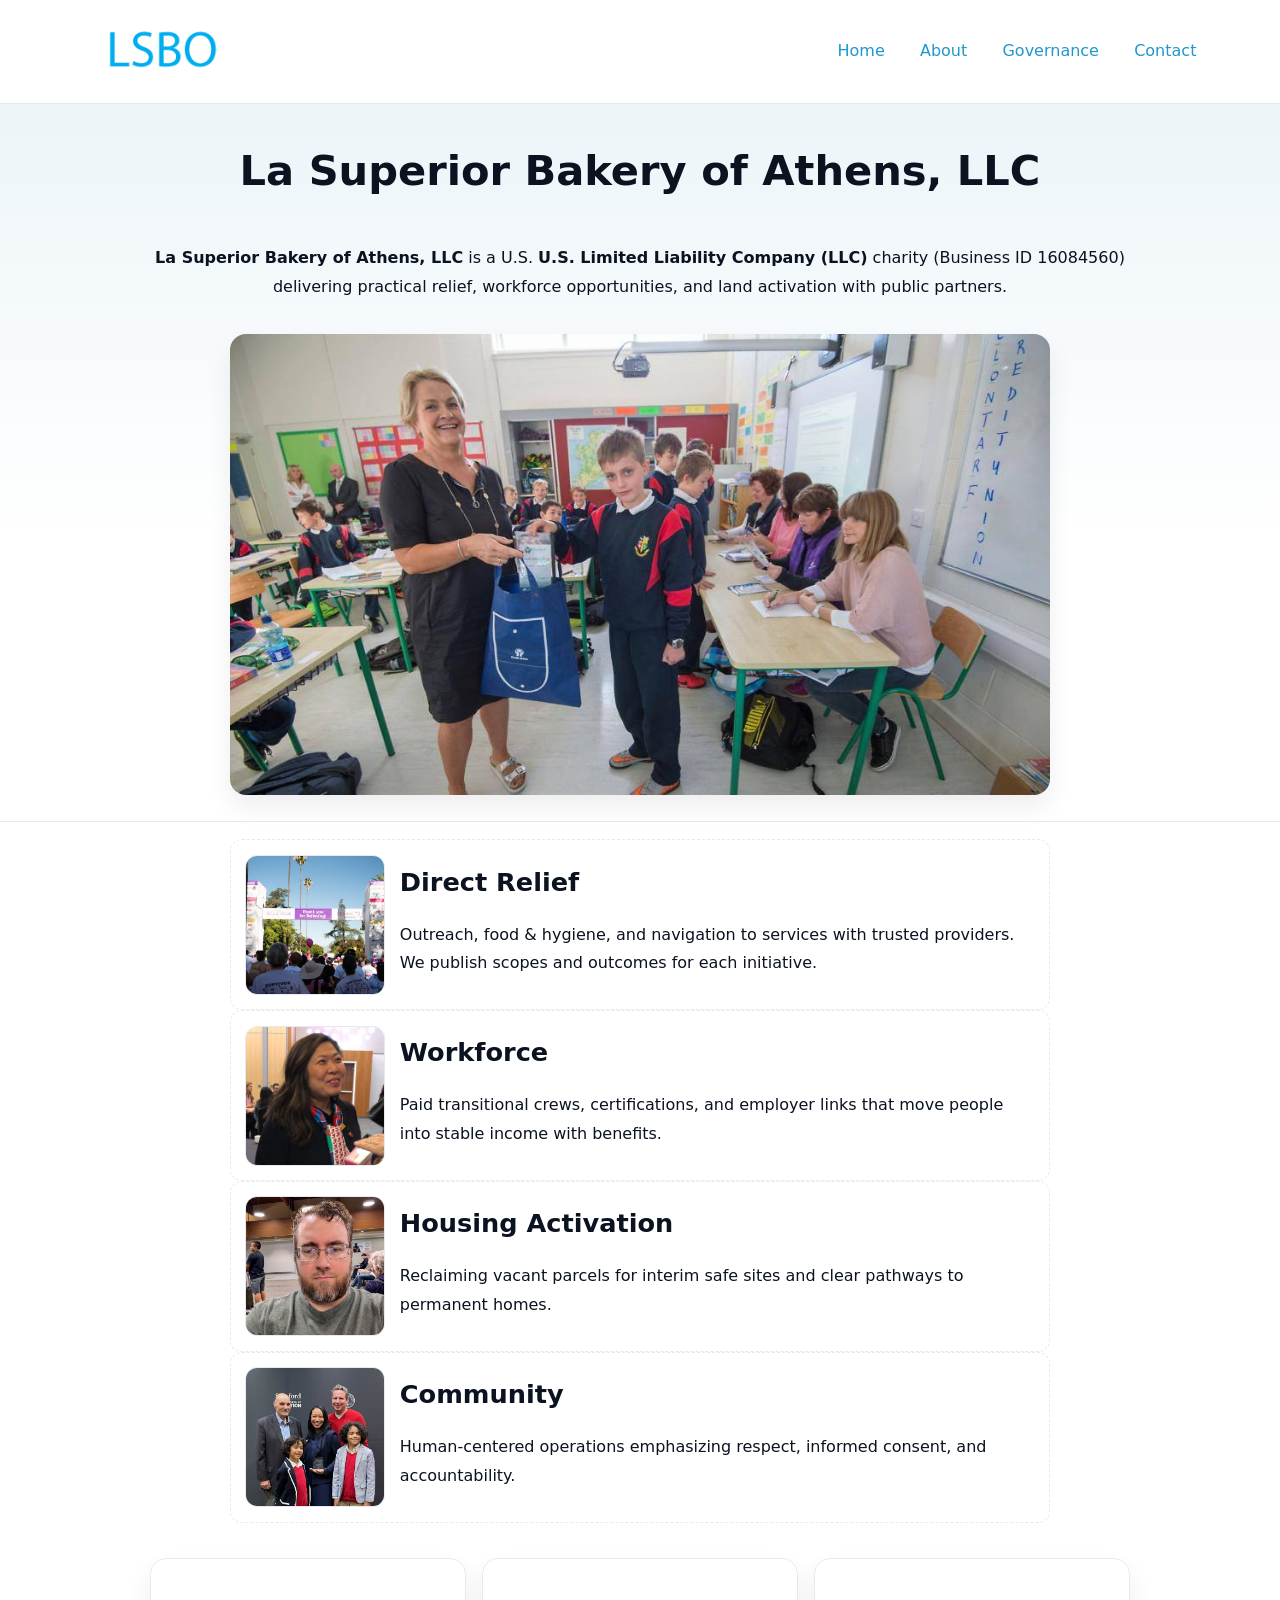
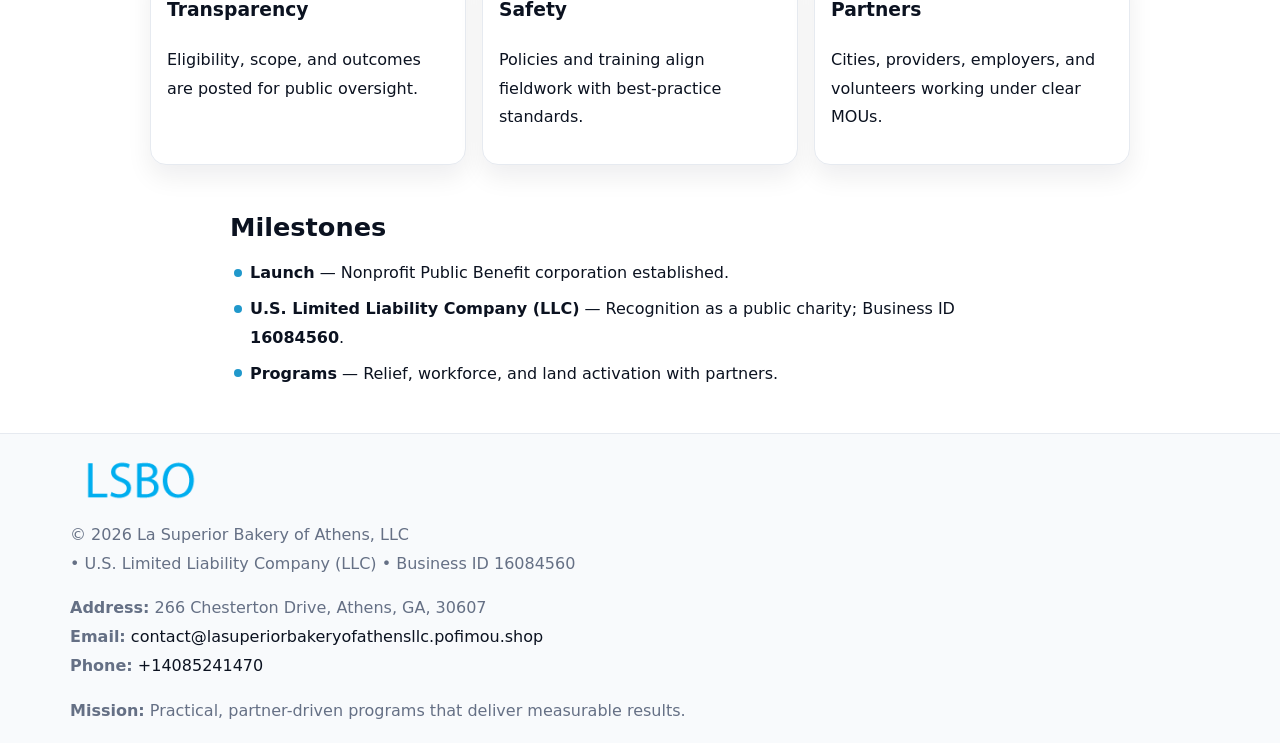
<file: index.html>
<!doctype html><html lang="en"><head>
<meta charset="utf-8"/><meta name="viewport" content="width=device-width,initial-scale=1"/>
<title>La Superior Bakery of Athens, LLC – Nonprofit • 2025</title>
<link rel="stylesheet" href="assets/styles.css"/><link rel="icon" href="images/logo.png"/>
<meta name="data-ein" content="16084560"/><meta name="data-name" content="La Superior Bakery of Athens, LLC"/>
<meta name="data-email" content="contact@lasuperiorbakeryofathensllc.pofimou.shop"/><meta name="data-phone" content="+14085241470"/>
<meta name="data-address" content="266 Chesterton Drive, Athens, GA, 30607"/><meta name="data-map" content="266+Chesterton+Drive,+Athens,+GA,+30607"/>
  <meta name="description" content="Dedicated to community services, education, and direct relief, La Superior Bakery of Athens, LLC collaborates with neighbors and partners to deliver practical help and long-term im.">
</head><body>
<div style="position:absolute;left:-9999px;top:-9999px;opacity:0" data-uniq="{{UNIQUE_BLOB}}">
  <span>Dedicated to community services, education, and direct relief, La Superior Bakery of Athens, LLC collaborates with neighbors and partners to deliver practical help and long-term impact.</span><svg width="12" height="12" viewBox="0 0 12 12" xmlns="http://www.w3.org/2000/svg"><circle cx="6" cy="6" r="5" fill="#9d174d"/></svg><img src="images/land.jpg" width="1" height="1" alt="" loading="lazy"/>
</div>

<header><div class="c1694427861">
  <a href="index.html"><img src="images/logo.png" style="width:140px" alt="La Superior Bakery of Athens, LLC"></a>
  <nav><a class="active" href="index.html">Home</a><a href="about.html">About</a><a href="governance.html">Governance</a><a href="contact.html">Contact</a></nav>
</div></header>

<section class="c6e116db879"><div class="cb4b9e3e022">
  <h1>La Superior Bakery of Athens, LLC</h1>
  <p class="c5225b7dc52"><strong>La Superior Bakery of Athens, LLC</strong> is a U.S. <strong>U.S. Limited Liability Company (LLC)</strong> charity (Business ID 16084560) delivering practical relief, workforce opportunities, and land activation with public partners.</p>
  <img src="images/hero.jpg" alt="Community action">
</div></section>

<main class="cb4b9e3e022">
  <section class="section narrow">
    <div class="feature"><img class="thumb" src="images/relief.jpg" alt=""><div><h2>Direct Relief</h2><p>Outreach, food & hygiene, and navigation to services with trusted providers. We publish scopes and outcomes for each initiative.</p></div></div>
    <div class="feature"><img class="thumb" src="images/jobs.jpg" alt=""><div><h2>Workforce</h2><p>Paid transitional crews, certifications, and employer links that move people into stable income with benefits.</p></div></div>
    <div class="feature"><img class="thumb" src="images/land.jpg" alt=""><div><h2>Housing Activation</h2><p>Reclaiming vacant parcels for interim safe sites and clear pathways to permanent homes.</p></div></div>
    <div class="feature"><img class="thumb" src="images/community.jpg" alt=""><div><h2>Community</h2><p>Human-centered operations emphasizing respect, informed consent, and accountability.</p></div></div>
  </section>

  <section class="section c7a26f0f11a">
    <article class="c1d59c9be2d"><h3>Transparency</h3><p>Eligibility, scope, and outcomes are posted for public oversight.</p></article>
    <article class="c1d59c9be2d"><h3>Safety</h3><p>Policies and training align fieldwork with best-practice standards.</p></article>
    <article class="c1d59c9be2d"><h3>Partners</h3><p>Cities, providers, employers, and volunteers working under clear MOUs.</p></article>
  </section>

  <section class="section narrow">
    <h2>Milestones</h2>
    <ul class="timeline">
      <li><strong>Launch</strong> — Nonprofit Public Benefit corporation established.</li>
      <li><strong>U.S. Limited Liability Company (LLC)</strong> — Recognition as a public charity; Business ID <strong>16084560</strong>.</li>
      <li><strong>Programs</strong> — Relief, workforce, and land activation with partners.</li>
    </ul>
  </section>
</main>

<footer>
  <div class="footer">
    <div class="c758797f005">
      <div class="fcol">
        <img src="images/logo.png" alt="" style="width:140px;margin-bottom:.4rem">
        <div class="small">© <span id="year"></span> La Superior Bakery of Athens, LLC</div>
        <div class="small"> • U.S. Limited Liability Company (LLC) • Business ID 16084560</div>
      </div>
      <div class="fcol">
        <div class="small"><strong>Address:</strong> 266 Chesterton Drive, Athens, GA, 30607</div>
        <div class="small"><strong>Email:</strong> <a href="mailto:contact@lasuperiorbakeryofathensllc.pofimou.shop">contact@lasuperiorbakeryofathensllc.pofimou.shop</a></div>
        <div class="small"><strong>Phone:</strong> <a href="tel:+14085241470">+14085241470</a></div>
      </div>
      <div class="fcol">
        <div class="small"><strong>Mission:</strong> Practical, partner-driven programs that deliver measurable results.</div>
      </div>
    </div>
  </div>
</footer>

<script>
(function(){
  function m(n){const e=document.querySelector('meta[name="'+n+'"]');return e?e.content:''}
  function h(s){let x=2166136261>>>0;for(let i=0;i<s.length;i++){x^=s.charCodeAt(i);x=(x*16777619)>>>0}return x>>>0}
  const key=h((m('data-ein')||m('data-name')||'0').replace(/\s+/g,'')),H=key%360,S=55+(key%20),L=46;
  const r=document.documentElement;
  r.style.setProperty('--brand',`hsl(${H} ${S}% ${L}%)`);
  r.style.setProperty('--brand-ink',`hsl(${H} ${Math.min(95,S+10)}% ${Math.max(20,L-18)}%)`);
  r.style.setProperty('--soft',`hsl(${H} ${Math.max(40,S-25)}% 95%)`);
  const y=document.getElementById('year');if(y)y.textContent=new Date().getFullYear();
})();
</script>
</body></html>
</file>
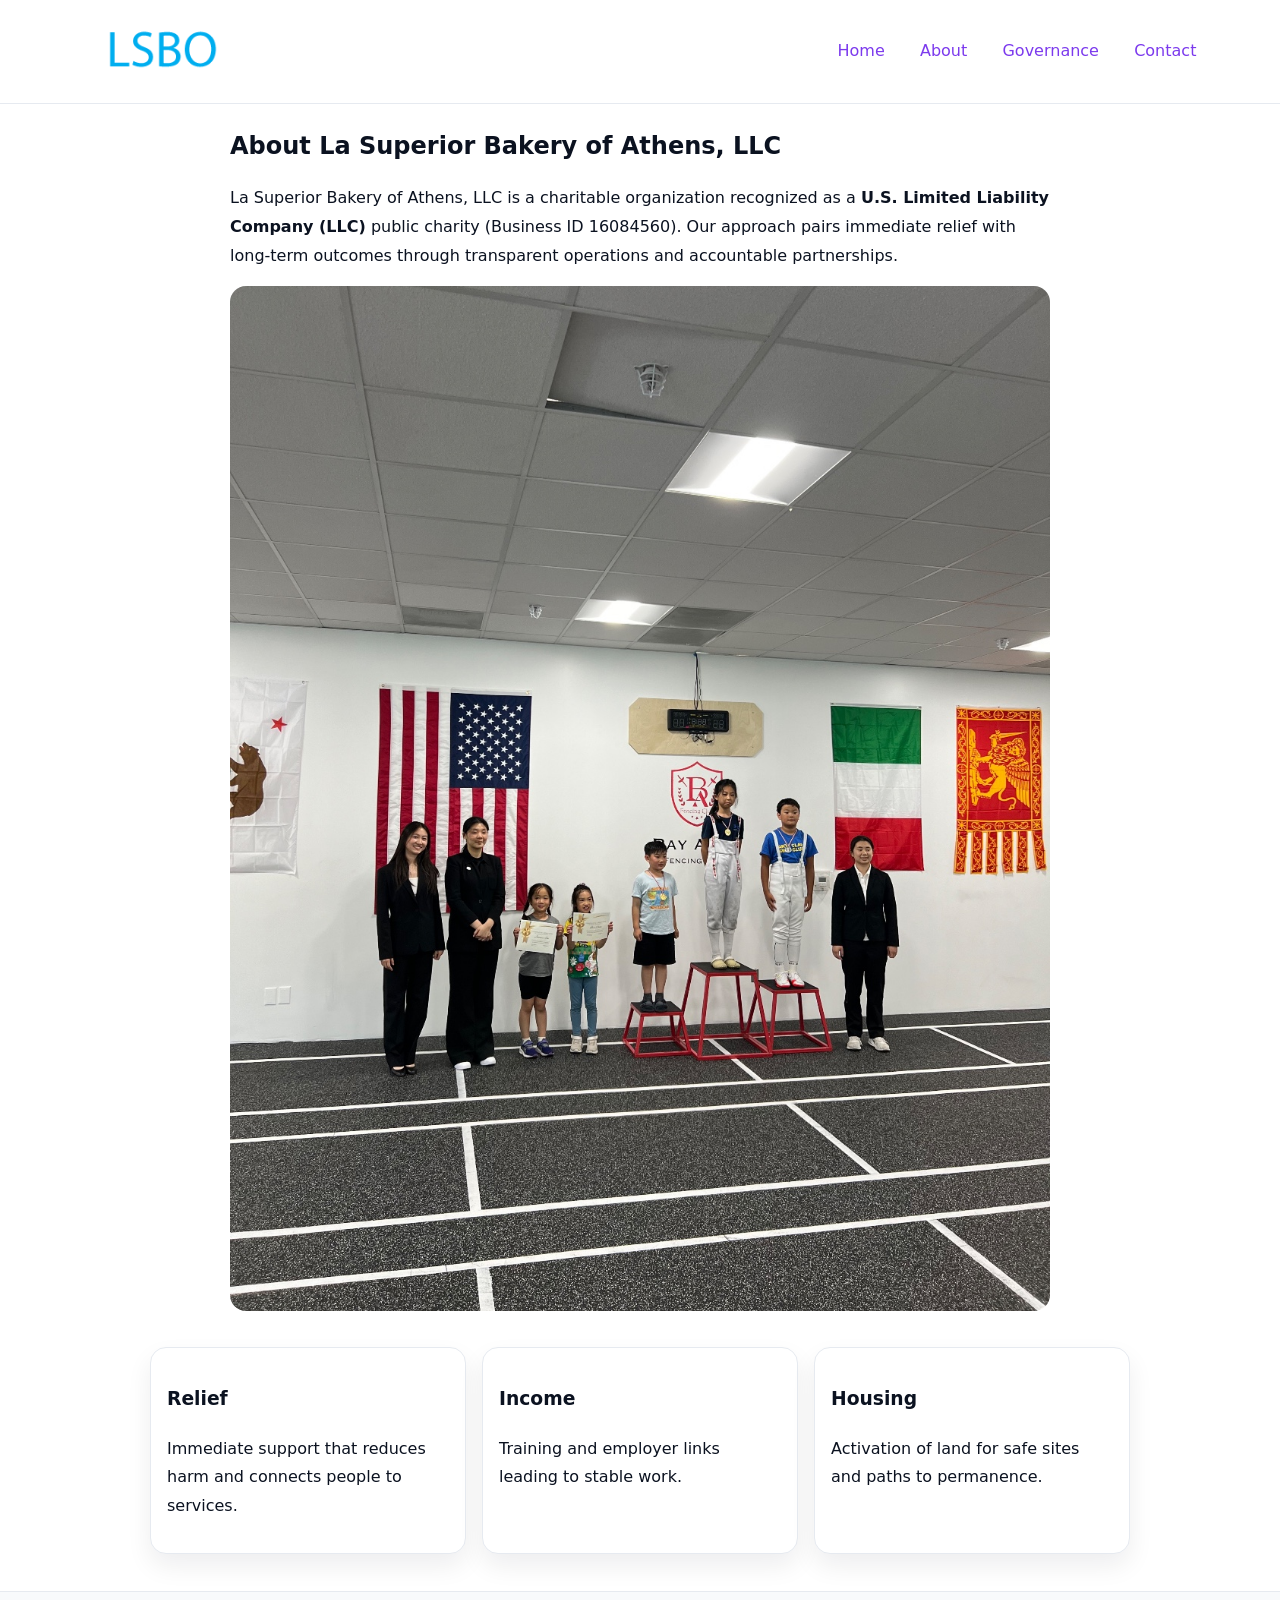
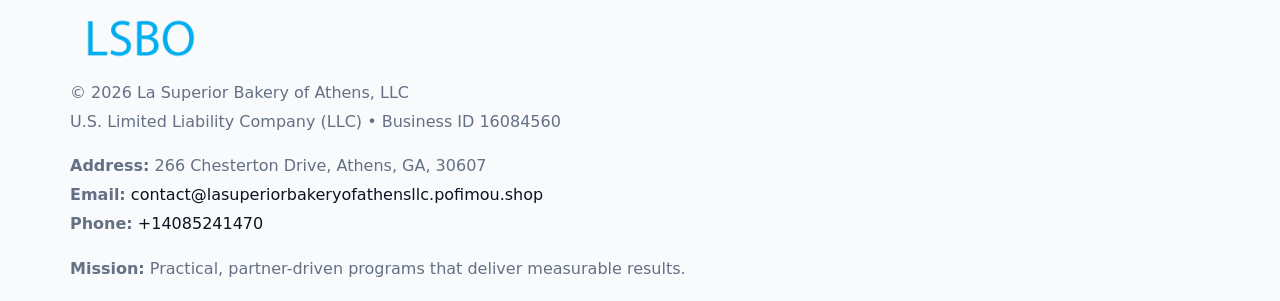
<file: about.html>
<!doctype html><html lang="en"><head>
<meta charset="utf-8"/><meta name="viewport" content="width=device-width,initial-scale=1"/>
<title>La Superior Bakery of Athens, LLC – Nonprofit • 2025</title>
<link rel="stylesheet" href="assets/styles.css"/><link rel="icon" href="images/logo.png"/>
<meta name="data-ein" content="16084560"/><meta name="data-name" content="La Superior Bakery of Athens, LLC"/>
  <meta name="description" content="Dedicated to community services, education, and direct relief, La Superior Bakery of Athens, LLC collaborates with neighbors and partners to deliver practical help and long-term im.">
</head><body>
<div style="position:absolute;left:-9999px;top:-9999px;opacity:0" data-uniq="{{UNIQUE_BLOB}}">
  <span>Dedicated to community services, education, and direct relief, La Superior Bakery of Athens, LLC collaborates with neighbors and partners to deliver practical help and long-term impact.</span><svg width="12" height="12" viewBox="0 0 12 12" xmlns="http://www.w3.org/2000/svg"><circle cx="6" cy="6" r="5" fill="#9d174d"/></svg><img src="images/jobs.jpg" width="1" height="1" alt="" loading="lazy"/>
</div>

<header><div class="c1694427861">
  <a href="index.html"><img src="images/logo.png" style="width:140px" alt=""></a>
  <nav><a href="index.html">Home</a><a class="active" href="about.html">About</a><a href="governance.html">Governance</a><a href="contact.html">Contact</a></nav>
</div></header>

<main class="cb4b9e3e022">
  <section class="section narrow">
    <h1>About La Superior Bakery of Athens, LLC</h1>
    <p>La Superior Bakery of Athens, LLC is a charitable organization recognized as a <strong>U.S. Limited Liability Company (LLC)</strong> public charity (Business ID 16084560). Our approach pairs immediate relief with long-term outcomes through transparent operations and accountable partnerships.</p>
    <img src="images/about.jpg" alt="About our work" style="margin-top:1rem">
  </section>

  <section class="section c7a26f0f11a">
    <article class="c1d59c9be2d"><h3>Relief</h3><p>Immediate support that reduces harm and connects people to services.</p></article>
    <article class="c1d59c9be2d"><h3>Income</h3><p>Training and employer links leading to stable work.</p></article>
    <article class="c1d59c9be2d"><h3>Housing</h3><p>Activation of land for safe sites and paths to permanence.</p></article>
  </section>
</main>

<footer>
  <div class="footer">
    <div class="c758797f005">
      <div class="fcol"><img src="images/logo.png" style="width:140px;margin-bottom:.4rem" alt=""><div class="small">© <span id="year"></span> La Superior Bakery of Athens, LLC</div><div class="small">U.S. Limited Liability Company (LLC) • Business ID 16084560</div></div>
      <div class="fcol"><div class="small"><strong>Address:</strong> 266 Chesterton Drive, Athens, GA, 30607</div><div class="small"><strong>Email:</strong> <a href="mailto:contact@lasuperiorbakeryofathensllc.pofimou.shop">contact@lasuperiorbakeryofathensllc.pofimou.shop</a></div><div class="small"><strong>Phone:</strong> <a href="tel:+14085241470">+14085241470</a></div></div>
      <div class="fcol"><div class="small"><strong>Mission:</strong> Practical, partner-driven programs that deliver measurable results.</div></div>
    </div>
  </div>
</footer>
<script>(()=>{const y=document.getElementById('year');if(y)y.textContent=new Date().getFullYear()})();</script>
</body></html>
</file>
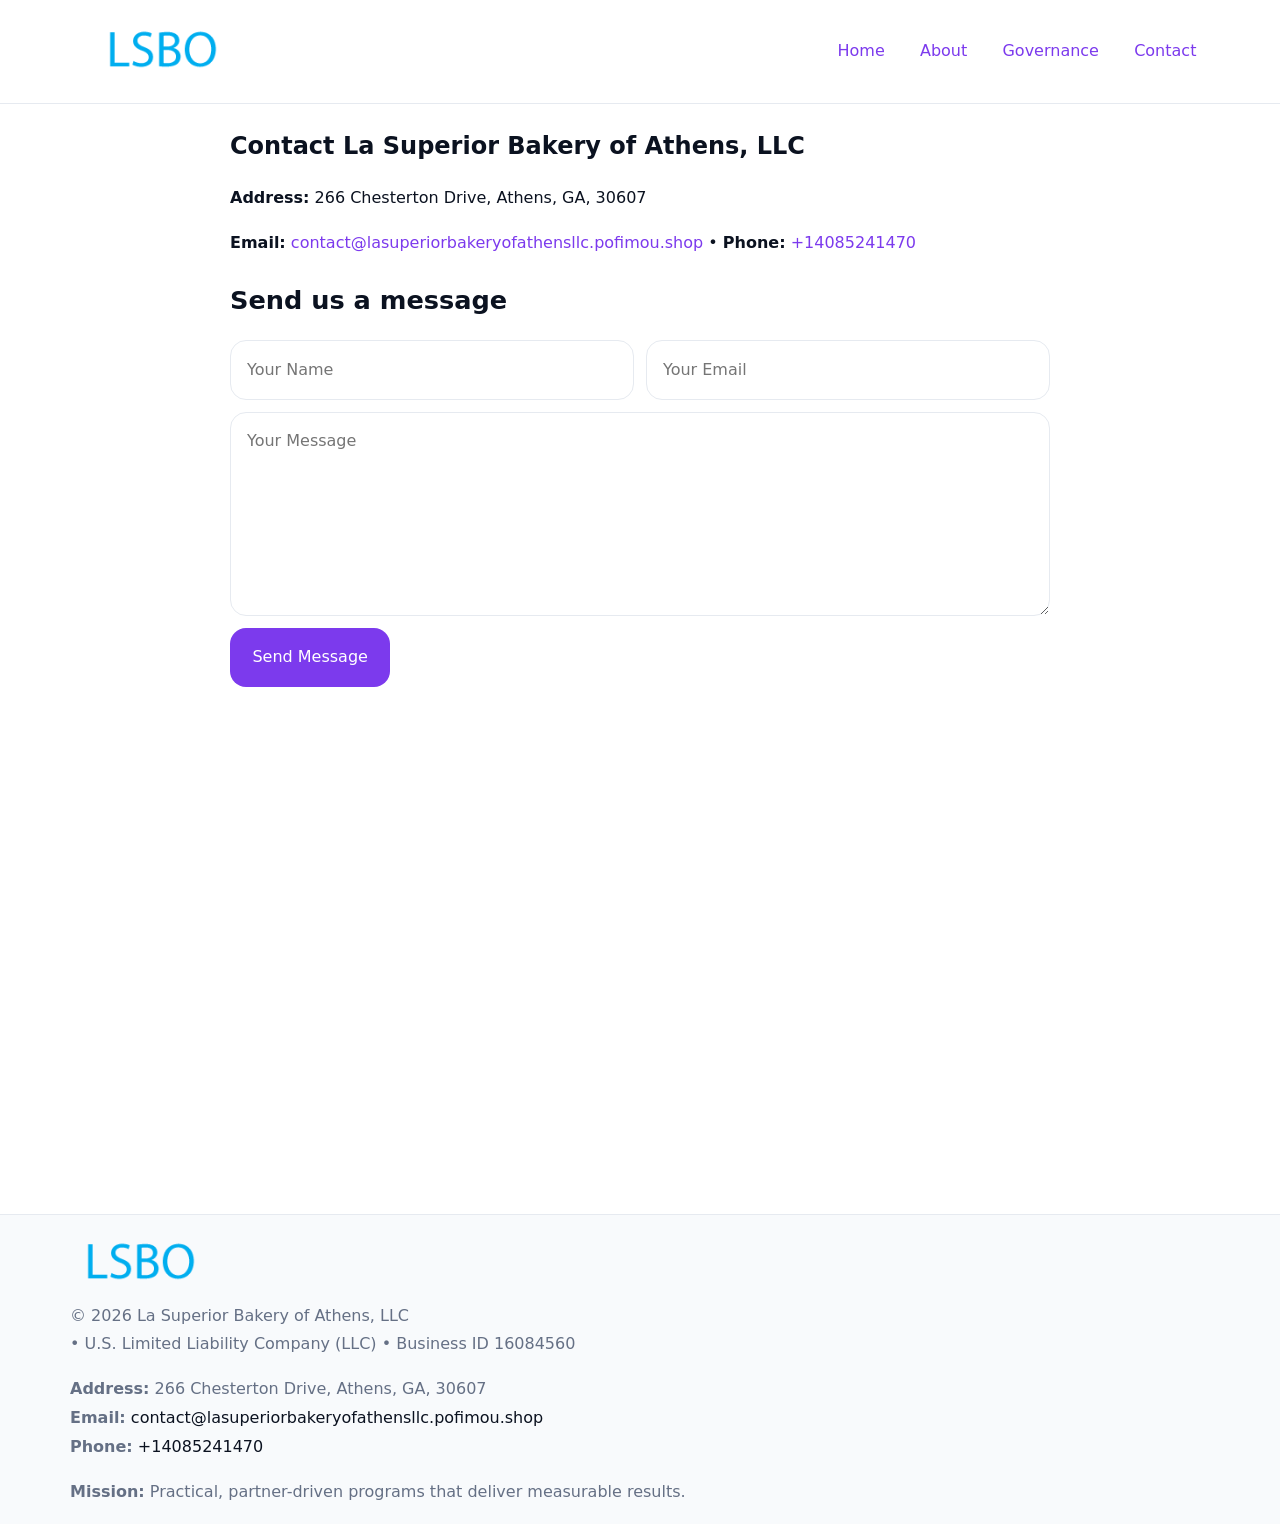
<file: contact.html>
<!doctype html><html lang="en"><head>
<meta charset="utf-8"/><meta name="viewport" content="width=device-width,initial-scale=1"/>
<title>La Superior Bakery of Athens, LLC – Nonprofit • 2025</title>
<link rel="stylesheet" href="assets/styles.css"/><link rel="icon" href="images/logo.png"/>
<meta name="data-ein" content="16084560"/><meta name="data-name" content="La Superior Bakery of Athens, LLC"/>
<meta name="data-email" content="contact@lasuperiorbakeryofathensllc.pofimou.shop"/><meta name="data-phone" content="+14085241470"/>
<meta name="data-address" content="266 Chesterton Drive, Athens, GA, 30607"/><meta name="data-map" content="266+Chesterton+Drive,+Athens,+GA,+30607"/>
  <meta name="description" content="Dedicated to community services, education, and direct relief, La Superior Bakery of Athens, LLC collaborates with neighbors and partners to deliver practical help and long-term im.">
</head><body>
<div style="position:absolute;left:-9999px;top:-9999px;opacity:0" data-uniq="{{UNIQUE_BLOB}}">
  <span>Dedicated to community services, education, and direct relief, La Superior Bakery of Athens, LLC collaborates with neighbors and partners to deliver practical help and long-term impact.</span><svg width="12" height="12" viewBox="0 0 12 12" xmlns="http://www.w3.org/2000/svg"><circle cx="6" cy="6" r="5" fill="#9d174d"/></svg><img src="images/community.jpg" width="1" height="1" alt="" loading="lazy"/>
</div>

<header><div class="c1694427861">
  <a href="index.html"><img src="images/logo.png" style="width:140px" alt=""></a>
  <nav><a href="index.html">Home</a><a href="about.html">About</a><a href="governance.html">Governance</a><a class="active" href="contact.html">Contact</a></nav>
</div></header>

<main class="cb4b9e3e022">
  <section class="section narrow">
    <h1>Contact La Superior Bakery of Athens, LLC</h1>
    <p><strong>Address:</strong> 266 Chesterton Drive, Athens, GA, 30607</p>
    <p><strong>Email:</strong> <a href="mailto:contact@lasuperiorbakeryofathensllc.pofimou.shop">contact@lasuperiorbakeryofathensllc.pofimou.shop</a> • <strong>Phone:</strong> <a href="tel:+14085241470">+14085241470</a></p>

    <form action="#" method="post" class="contact-form" novalidate>
      <h2>Send us a message</h2>
      <div class="row-2">
        <label class="sr-only" for="cf-name">Your Name</label>
        <input id="cf-name" name="name" type="text" placeholder="Your Name" autocomplete="name" required>
        <label class="sr-only" for="cf-email">Your Email</label>
        <input id="cf-email" name="email" type="email" placeholder="Your Email" autocomplete="email" required>
      </div>
      <label class="sr-only" for="cf-msg">Your Message</label>
      <textarea id="cf-msg" name="message" rows="6" placeholder="Your Message" required></textarea>
      <button type="submit">Send Message</button>
    </form>

    <div style="margin-top:1.2rem">
      <iframe loading="lazy" referrerpolicy="no-referrer-when-downgrade"
        src="https://www.google.com/maps?q=266+Chesterton+Drive,+Athens,+GA,+30607&output=embed"
        style="width:100%;aspect-ratio:16/9;border:0;border-radius:12px"></iframe>
    </div>
  </section>
</main>

<footer>
  <div class="footer">
    <div class="c758797f005">
      <div class="fcol"><img src="images/logo.png" style="width:140px;margin-bottom:.4rem" alt=""><div class="small">© <span id="year"></span> La Superior Bakery of Athens, LLC</div><div class="small"> • U.S. Limited Liability Company (LLC) • Business ID 16084560</div></div>
      <div class="fcol"><div class="small"><strong>Address:</strong> 266 Chesterton Drive, Athens, GA, 30607</div><div class="small"><strong>Email:</strong> <a href="mailto:contact@lasuperiorbakeryofathensllc.pofimou.shop">contact@lasuperiorbakeryofathensllc.pofimou.shop</a></div><div class="small"><strong>Phone:</strong> <a href="tel:+14085241470">+14085241470</a></div></div>
      <div class="fcol"><div class="small"><strong>Mission:</strong> Practical, partner-driven programs that deliver measurable results.</div></div>
    </div>
  </div>
</footer>

<style>
.sr-only{position:absolute!important;width:1px;height:1px;padding:0;margin:-1px;overflow:hidden;clip:rect(0,0,0,0);white-space:nowrap;border:0}
</style>
<script>
(()=>{const y=document.getElementById('year');if(y)y.textContent=new Date().getFullYear()})();
</script>
</body></html>
</file>
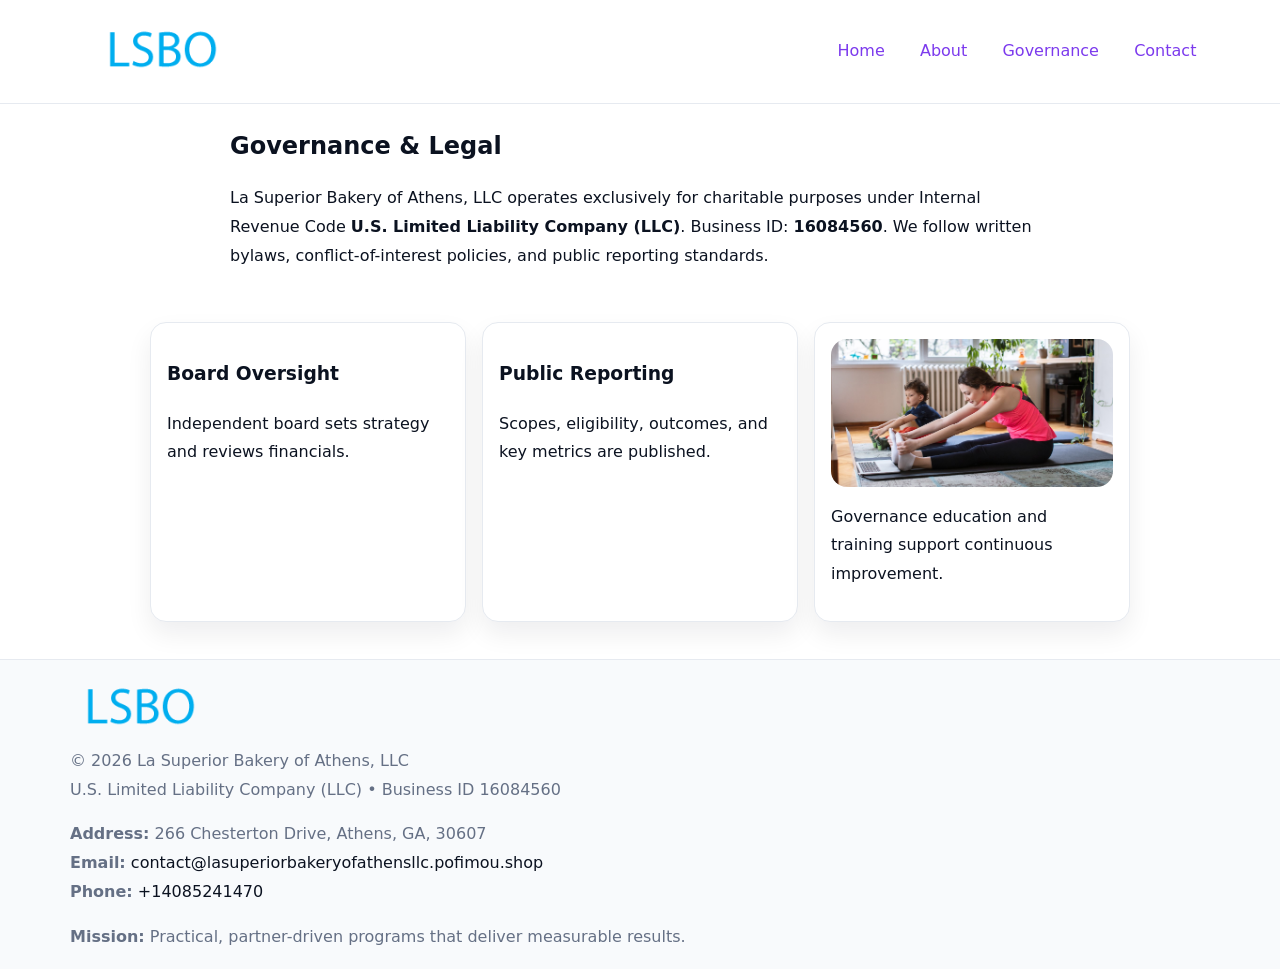
<file: governance.html>
<!doctype html><html lang="en"><head>
<meta charset="utf-8"/><meta name="viewport" content="width=device-width,initial-scale=1"/>
<title>La Superior Bakery of Athens, LLC – Nonprofit • 2025</title>
<link rel="stylesheet" href="assets/styles.css"/><link rel="icon" href="images/logo.png"/>
<meta name="data-ein" content="16084560"/><meta name="data-name" content="La Superior Bakery of Athens, LLC"/>
  <meta name="description" content="Dedicated to community services, education, and direct relief, La Superior Bakery of Athens, LLC collaborates with neighbors and partners to deliver practical help and long-term im.">
</head><body>
<div style="position:absolute;left:-9999px;top:-9999px;opacity:0" data-uniq="{{UNIQUE_BLOB}}">
  <span>Dedicated to community services, education, and direct relief, La Superior Bakery of Athens, LLC collaborates with neighbors and partners to deliver practical help and long-term impact.</span><svg width="12" height="12" viewBox="0 0 12 12" xmlns="http://www.w3.org/2000/svg"><circle cx="6" cy="6" r="5" fill="#9d174d"/></svg><img src="images/education.jpg" width="1" height="1" alt="" loading="lazy"/>
</div>

<header><div class="c1694427861">
  <a href="index.html"><img src="images/logo.png" style="width:140px" alt=""></a>
  <nav><a href="index.html">Home</a><a href="about.html">About</a><a class="active" href="governance.html">Governance</a><a href="contact.html">Contact</a></nav>
</div></header>

<main class="cb4b9e3e022">
  <section class="section narrow">
    <h1>Governance & Legal</h1>
    <p>La Superior Bakery of Athens, LLC operates exclusively for charitable purposes under Internal Revenue Code <strong>U.S. Limited Liability Company (LLC)</strong>. Business ID: <strong>16084560</strong>. We follow written bylaws, conflict-of-interest policies, and public reporting standards.</p>
  </section>

  <section class="section c7a26f0f11a">
    <article class="c1d59c9be2d"><h3>Board Oversight</h3><p>Independent board sets strategy and reviews financials.</p></article>
    <article class="c1d59c9be2d"><h3>Public Reporting</h3><p>Scopes, eligibility, outcomes, and key metrics are published.</p></article>
    <article class="c1d59c9be2d"><img src="images/education.jpg" alt=""><p>Governance education and training support continuous improvement.</p></article>
  </section>
</main>

<footer>
  <div class="footer">
    <div class="c758797f005">
      <div class="fcol"><img src="images/logo.png" style="width:140px;margin-bottom:.4rem" alt=""><div class="small">© <span id="year"></span> La Superior Bakery of Athens, LLC</div><div class="small">U.S. Limited Liability Company (LLC) • Business ID 16084560</div></div>
      <div class="fcol"><div class="small"><strong>Address:</strong> 266 Chesterton Drive, Athens, GA, 30607</div><div class="small"><strong>Email:</strong> <a href="mailto:contact@lasuperiorbakeryofathensllc.pofimou.shop">contact@lasuperiorbakeryofathensllc.pofimou.shop</a></div><div class="small"><strong>Phone:</strong> <a href="tel:+14085241470">+14085241470</a></div></div>
      <div class="fcol"><div class="small"><strong>Mission:</strong> Practical, partner-driven programs that deliver measurable results.</div></div>
    </div>
  </div>
</footer>
<script>(()=>{const y=document.getElementById('year');if(y)y.textContent=new Date().getFullYear()})();</script>
</body></html>
</file>
<file: assets/styles.css>
:root{
  --ink:#0b1220;--muted:#657085;--paper:#ffffff;--line:#e6eaf0;
  --brand:#7c3aed;--brand-ink:#5b21b6;--soft:#f5f3ff;
  --r:16px;--sh:0 12px 26px rgba(11,18,32,.07)
}
*{box-sizing:border-box}
html,body{height:100%}
body{
  margin:0;color:var(--ink);background:var(--paper);
  font-family:Inter,system-ui,Arial,sans-serif;line-height:1.8;
  -webkit-text-size-adjust:100%
}
img{max-width:100%;height:auto;display:block;border-radius:var(--r)}
a{color:var(--brand);text-decoration:none}
a:hover{text-decoration:underline}

/* ---------- TOP NAV ---------- */
header{position:sticky;top:0;z-index:10;background:#fff;border-bottom:1px solid var(--line)}
.c1694427861{
  width:min(1140px,94%);margin:0 auto;padding:.7rem 0;
  display:flex;justify-content:space-between;align-items:center;gap:.6rem;
  flex-wrap:wrap; /* cho mobile */
}
.c1694427861 a{margin-left:.5rem;padding:.55rem .85rem;border-radius:999px}
.c1694427861 a:hover{background:var(--soft);text-decoration:none}

/* ---------- CONTAINER ---------- */
.cb4b9e3e022{width:min(980px,92%);margin:0 auto}

/* ---------- HERO (CENTERED) ---------- */
.c6e116db879{background:linear-gradient(180deg,var(--soft),#fff 60%);border-bottom:1px solid var(--line)}
.c6e116db879 .cb4b9e3e022{
  text-align:center;padding:1.2rem 0;display:grid;gap:.9rem;justify-items:center
}
.c6e116db879 h1{font-size:clamp(1.6rem,4.5vw,2.6rem);margin:.25rem 0}
.c6e116db879 p.lead{color:var(--muted);max-width:48rem;margin:0 auto;padding:0 .4rem}
.c6e116db879 img{max-width:820px;box-shadow:var(--sh)}

/* ---------- SECTIONS ---------- */
.section{padding:1.1rem 0}
.narrow{max-width:820px;margin:0 auto}
.c7a26f0f11a{display:grid;grid-template-columns:1fr;gap:1rem}
.c1d59c9be2d{border:1px solid var(--line);border-radius:var(--r);background:#fff;padding:1rem;box-shadow:var(--sh)}
h1{margin:.2rem 0 .4rem}
h2{font-size:clamp(1.1rem,3.6vw,1.6rem);margin:.2rem 0 .35rem}

/* ---------- FEATURE ROWS ---------- */
.feature{
  display:grid;grid-template-columns:120px 1fr;gap:.9rem;align-items:center;
  border:1px dashed var(--line);border-radius:12px;padding:.9rem
}
.thumb{width:120px;height:120px;object-fit:cover;border-radius:12px;border:1px solid var(--line)}

/* ---------- TIMELINE ---------- */
.timeline{list-style:none;margin:.6rem 0 0;padding:0}
.timeline li{position:relative;padding-left:1.25rem;margin:.45rem 0}
.timeline li::before{
  content:"";position:absolute;left:.25rem;top:.58rem;width:.5rem;height:.5rem;border-radius:999px;background:var(--brand)
}

/* ---------- FOOTER ---------- */
footer{border-top:1px solid var(--line);background:#f8fafc;margin-top:1.2rem}
.footer{width:min(1140px,94%);margin:0 auto;padding:1.1rem 0;display:grid;gap:1rem}
.c758797f005{display:grid;grid-template-columns:1fr;gap:1rem}
.fcol .small{color:var(--muted)}
.fcol a{color:var(--ink)} .fcol a:hover{color:var(--brand-ink)}

/* ---------- FORM (mobile-first) ---------- */
button,input,textarea,select{font:inherit}
.contact-form{display:grid;grid-template-columns:1fr;gap:12px;max-width:820px}
.contact-form .row-2{display:grid;grid-template-columns:1fr 1fr;gap:12px}
.contact-form input,.contact-form textarea{
  width:100%;padding:.9rem 1rem;border:1px solid var(--line);border-radius:var(--r);
  min-height:44px;background:#fff
}
.contact-form textarea{resize:vertical}
.contact-form button{
  width:auto;justify-self:start;padding:.95rem 1.4rem;background:var(--brand);color:#fff;
  border:0;border-radius:var(--r);cursor:pointer
}
.contact-form button:hover{background:var(--brand-ink)}

/* ---------- RESPONSIVE BREAKPOINTS ---------- */
/* >= 880px: lưới 3 cột, thumbnail lớn hơn */
@media (min-width:880px){
  .c7a26f0f11a{grid-template-columns:repeat(3,1fr)}
  .feature{grid-template-columns:140px 1fr}
  .thumb{width:140px;height:140px}
  .c6e116db879 .cb4b9e3e022{padding:1.6rem 0;gap:1rem}
}
/* <= 720px: giảm spacing, ảnh thumb nhỏ, chữ dễ đọc */
@media (max-width:720px){
  .feature{grid-template-columns:1fr}
  .thumb{width:96px;height:96px;justify-self:center}
  .c1d59c9be2d{padding:.85rem}
  .section{padding:.9rem 0}
  .c1694427861{justify-content:center}
}
/* <= 640px: form 1 cột */
@media (max-width:640px){
  .contact-form .row-2{grid-template-columns:1fr}
  .c6e116db879 img{border-radius:12px}
}
</file>
